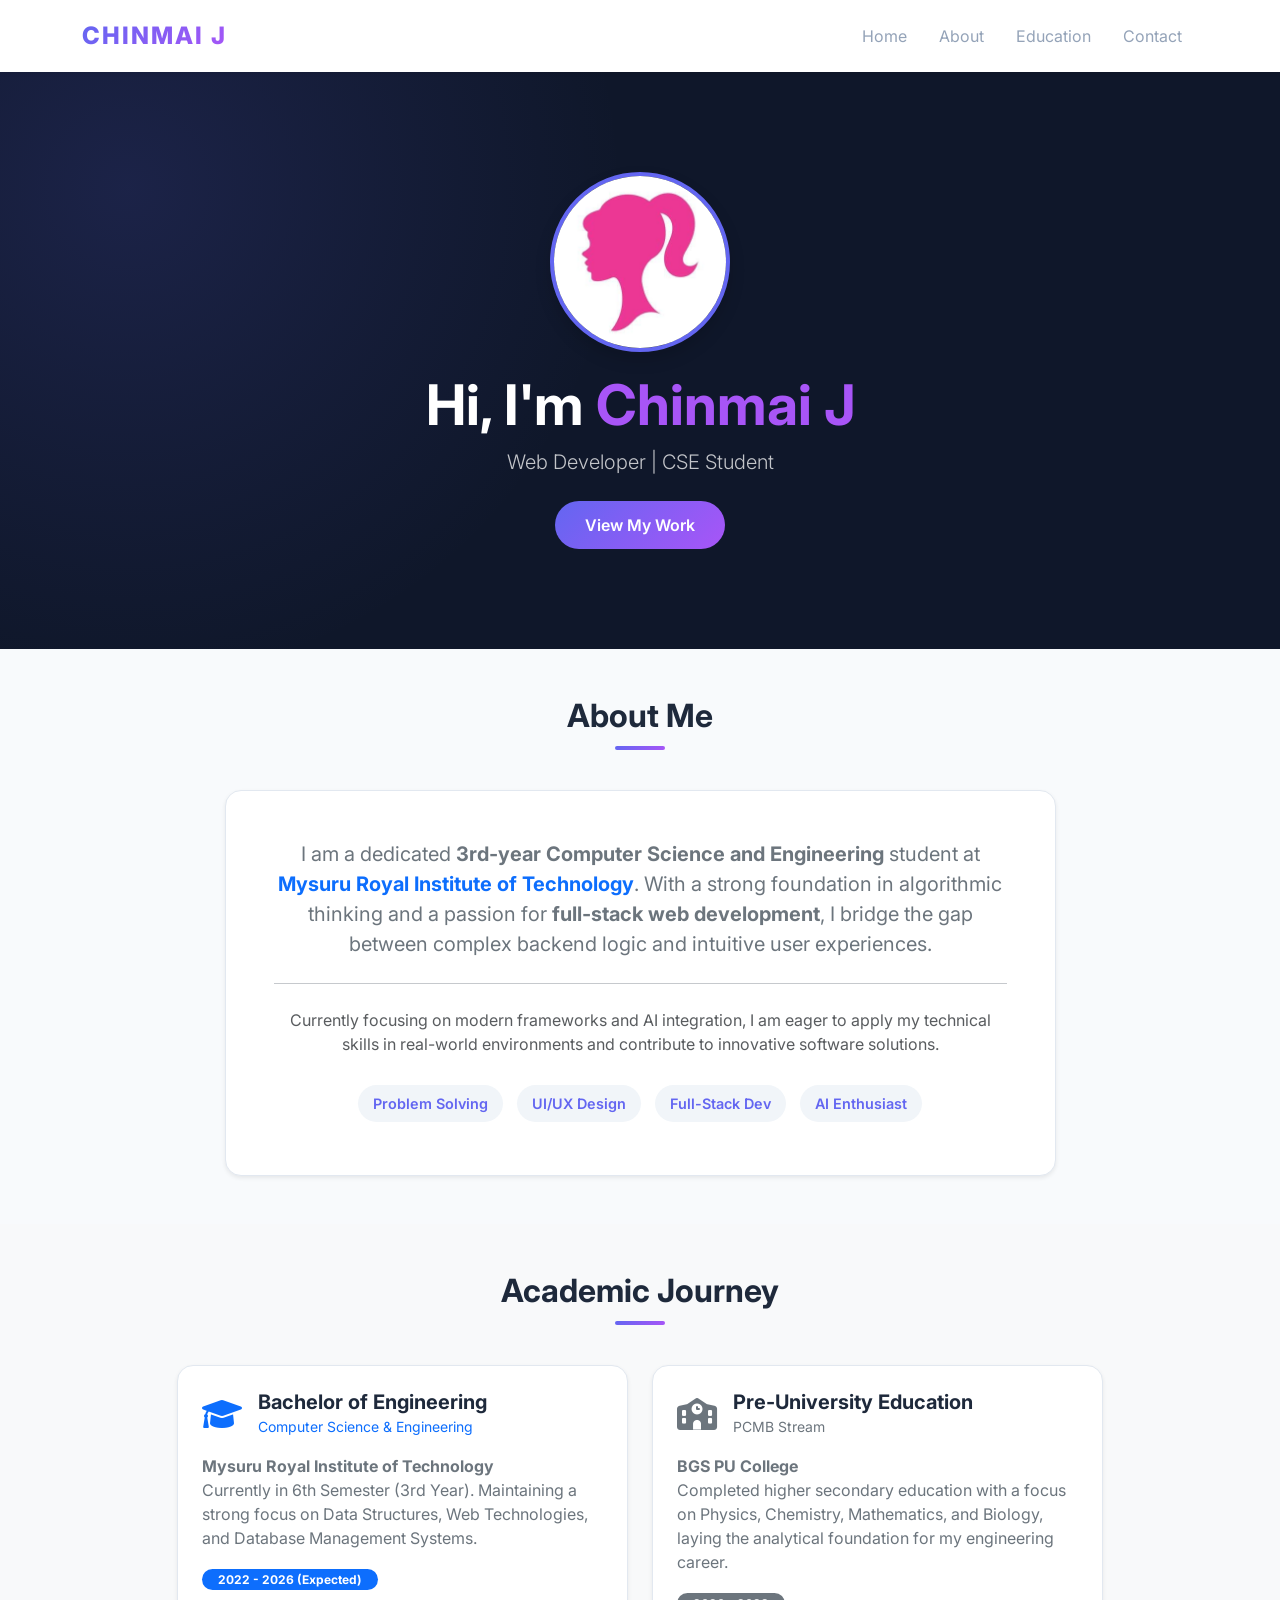
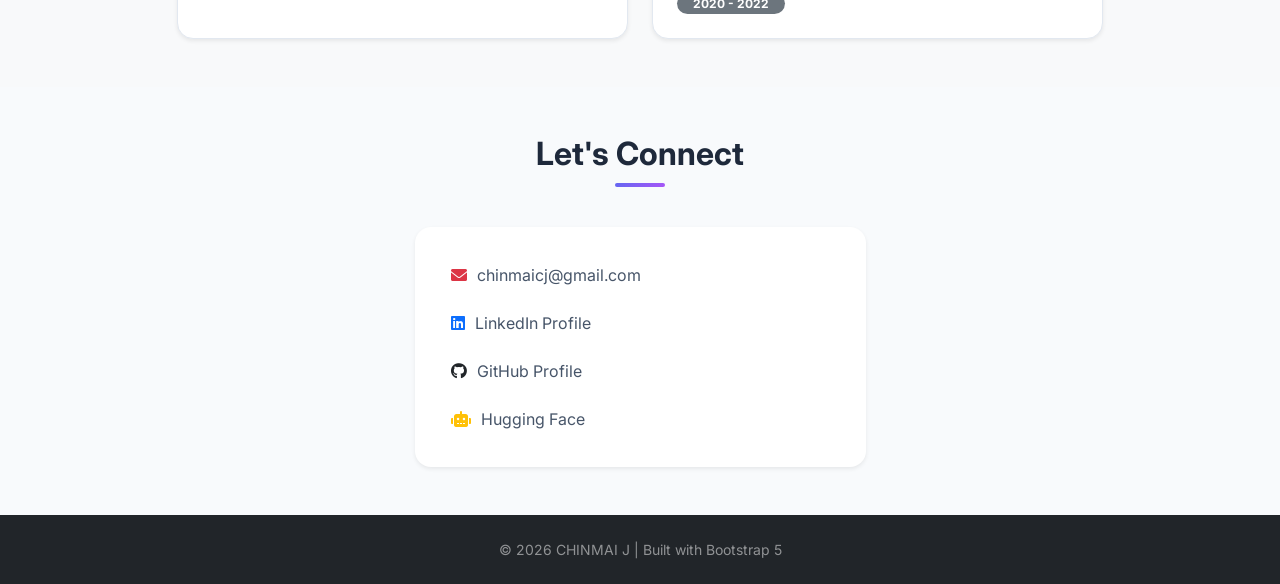
<file: portfolio-website/index.html>
<!DOCTYPE html>
<html lang="en">

<head>
    <meta charset="UTF-8">
    <meta name="viewport" content="width=device-width, initial-scale=1.0">
    <title>CHINMAI J | Portfolio</title>

    <link href="https://cdn.jsdelivr.net/npm/bootstrap@5.3.0/dist/css/bootstrap.min.css" rel="stylesheet">
    <link href="https://fonts.googleapis.com/css2?family=Inter:wght@300;400;600;800&display=swap" rel="stylesheet">
    <link rel="stylesheet" href="https://cdnjs.cloudflare.com/ajax/libs/font-awesome/6.0.0/css/all.min.css">

    <style>
        :root {
            --primary-gradient: linear-gradient(135deg, #6366f1 0%, #a855f7 100%);
            --dark-bg: #0f172a;
        }

        body {
            font-family: 'Inter', sans-serif;
            background-color: #f8fafc;
            color: #1e293b;
            scroll-behavior: smooth;
        }

        .brand-box {
            font-weight: 800;
            letter-spacing: 2px;
            background: var(--primary-gradient);
            -webkit-background-clip: text;
            background-clip: text; 
            -webkit-text-fill-color: transparent;
            font-size: 1.5rem;
        }

        .hero-highlight { color: #a855f7; }

        .hero-section {
            background: var(--dark-bg);
            color: white;
            padding: 100px 0;
            background-image: radial-gradient(circle at 10% 20%, rgba(99, 102, 241, 0.15) 0%, transparent 40%);
        }

        .profile-img {
            width: 180px;
            height: 180px;
            border-radius: 50%;
            border: 4px solid #6366f1;
            object-fit: cover;
            margin-bottom: 20px;
        }

        .nav-link { color: #94a3b8 !important; transition: 0.3s; }
        .nav-link:hover, .nav-link.active { color: #6366f1 !important; }

        .section-title { font-weight: 700; margin-bottom: 40px; }
        .section-title::after {
            content: '';
            display: block;
            width: 50px;
            height: 4px;
            background: var(--primary-gradient);
            margin: 10px auto;
            border-radius: 2px;
        }

        .edu-card, .info-card { 
            transition: all 0.3s ease; 
            border: 1px solid #e2e8f0 !important; 
            background: white;
        }
        .edu-card:hover { transform: translateY(-10px); box-shadow: 0 10px 20px rgba(0,0,0,0.05); }

        .btn-custom {
            background: var(--primary-gradient);
            border: none;
            color: white;
            padding: 12px 30px;
            border-radius: 50px;
            font-weight: 600;
            text-decoration: none;
            display: inline-block;
            transition: 0.3s;
        }
        .btn-custom:hover { opacity: 0.9; transform: scale(1.05); color: white; }

        .contact-link {
            text-decoration: none;
            color: #475569;
            display: flex;
            align-items: center;
            gap: 10px;
            padding: 12px;
            border-radius: 8px;
            transition: 0.2s;
        }
        .contact-link:hover { background: #f1f5f9; color: #6366f1; }

        .skill-badge {
            background: #f1f5f9;
            color: #6366f1;
            padding: 8px 15px;
            border-radius: 50px;
            display: inline-block;
            margin: 5px;
            font-size: 0.9rem;
            font-weight: 600;
        }
    </style>
</head>

<body>

    <header class="sticky-top bg-white shadow-sm">
        <div class="container py-3 d-flex justify-content-between align-items-center">
            <div class="brand-box">CHINMAI J</div>
            <nav class="nav">
                <a class="nav-link" href="#hero">Home</a>
                <a class="nav-link" href="#about">About</a>
                <a class="nav-link" href="#education">Education</a>
                <a class="nav-link" href="#contact">Contact</a>
            </nav>
        </div>
    </header>

    <main>
        <section id="hero" class="hero-section text-center">
            <div class="container">
                <img src="assets/images/profile.jpg" alt="Chinmai J" class="profile-img shadow">
                <h1 class="display-4 fw-bold">Hi, I'm <span class="hero-highlight">Chinmai J</span></h1>
                <p class="lead opacity-75">Web Developer | CSE Student</p>
                <div class="mt-4">
                    <a href="pages/projects.html" class="btn btn-custom">View My Work</a>
                </div>
            </div>
        </section>

        <section id="about" class="py-5">
    <div class="container text-center">
        <h2 class="section-title">About Me</h2>
        <div class="row justify-content-center">
            <div class="col-md-9">
                <div class="info-card p-5 rounded-4 shadow-sm border-0 bg-white">
                    <p class="fs-5 text-secondary leading-relaxed">
                        I am a dedicated <strong>3rd-year Computer Science and Engineering</strong> student at 
                        <span class="text-primary fw-bold">Mysuru Royal Institute of Technology</span>. 
                        With a strong foundation in algorithmic thinking and a passion for 
                        <strong>full-stack web development</strong>, I bridge the gap between complex 
                        backend logic and intuitive user experiences.
                    </p>
                    <hr class="my-4 opacity-25">
                    <p class="text-muted">
                        Currently focusing on modern frameworks and AI integration, I am eager to apply my 
                        technical skills in real-world environments and contribute to innovative software solutions.
                    </p>
                    <div class="mt-4">
                        <span class="skill-badge">Problem Solving</span>
                        <span class="skill-badge">UI/UX Design</span>
                        <span class="skill-badge">Full-Stack Dev</span>
                        <span class="skill-badge">AI Enthusiast</span>
                    </div>
                </div>
            </div>
        </div>
    </div>
</section>

<section id="education" class="py-5 bg-light">
    <div class="container">
        <h2 class="section-title text-center">Academic Journey</h2>
        <div class="row g-4 justify-content-center">
            <div class="col-md-5">
                <div class="edu-card p-4 rounded-4 h-100 bg-white border-0 shadow-sm">
                    <div class="d-flex align-items-center mb-3">
                        <i class="fas fa-graduation-cap fa-2x text-primary me-3"></i>
                        <div>
                            <h5 class="fw-bold mb-0">Bachelor of Engineering</h5>
                            <small class="text-primary fw-600">Computer Science & Engineering</small>
                        </div>
                    </div>
                    <p class="text-secondary mb-3">
                        <strong>Mysuru Royal Institute of Technology</strong><br>
                        Currently in 6th Semester (3rd Year). Maintaining a strong focus on Data Structures, 
                        Web Technologies, and Database Management Systems.
                    </p>
                    <span class="badge bg-primary rounded-pill px-3">2022 - 2026 (Expected)</span>
                </div>
            </div>

            <div class="col-md-5">
                <div class="edu-card p-4 rounded-4 h-100 bg-white border-0 shadow-sm">
                    <div class="d-flex align-items-center mb-3">
                        <i class="fas fa-school fa-2x text-secondary me-3"></i>
                        <div>
                            <h5 class="fw-bold mb-0">Pre-University Education</h5>
                            <small class="text-secondary fw-600">PCMB Stream</small>
                        </div>
                    </div>
                    <p class="text-secondary mb-3">
                        <strong>BGS PU College</strong><br>
                        Completed higher secondary education with a focus on Physics, Chemistry, 
                        Mathematics, and Biology, laying the analytical foundation for my engineering career.
                    </p>
                    <span class="badge bg-secondary rounded-pill px-3">2020 - 2022</span>
                </div>
            </div>
        </div>
    </div>
</section>

        <section id="contact" class="py-5">
            <div class="container text-center">
                <h2 class="section-title">Let's Connect</h2>
                <div class="row justify-content-center mt-4">
                    <div class="col-md-5">
                        <div class="bg-white p-4 rounded-4 shadow-sm text-start">
                            <a href="mailto:chinmaicj@gmail.com" class="contact-link">
                                <i class="fas fa-envelope text-danger"></i> chinmaicj@gmail.com
                            </a>
                            <a href="https://linkedin.com/in/chinmaicj1610/" target="_blank" rel="noopener" class="contact-link">
                                <i class="fab fa-linkedin text-primary"></i> LinkedIn Profile
                            </a>
                            <a href="https://github.com/Chinmai1610/" target="_blank" rel="noopener" class="contact-link">
                                <i class="fab fa-github text-dark"></i> GitHub Profile
                            </a>
                            <a href="https://huggingface.co/chinmaicj1610" target="_blank" rel="noopener" class="contact-link">
                                <i class="fas fa-robot text-warning"></i> Hugging Face
                            </a>
                        </div>
                    </div>
                </div>
            </div>
        </section>
    </main>

    <footer class="text-center py-4 bg-dark text-white-50">
        <p class="mb-0 small">© 2026 CHINMAI J | Built with Bootstrap 5</p>
    </footer>

    <script src="https://cdn.jsdelivr.net/npm/bootstrap@5.3.0/dist/js/bootstrap.bundle.min.js"></script>
</body>
</html>
</file>
